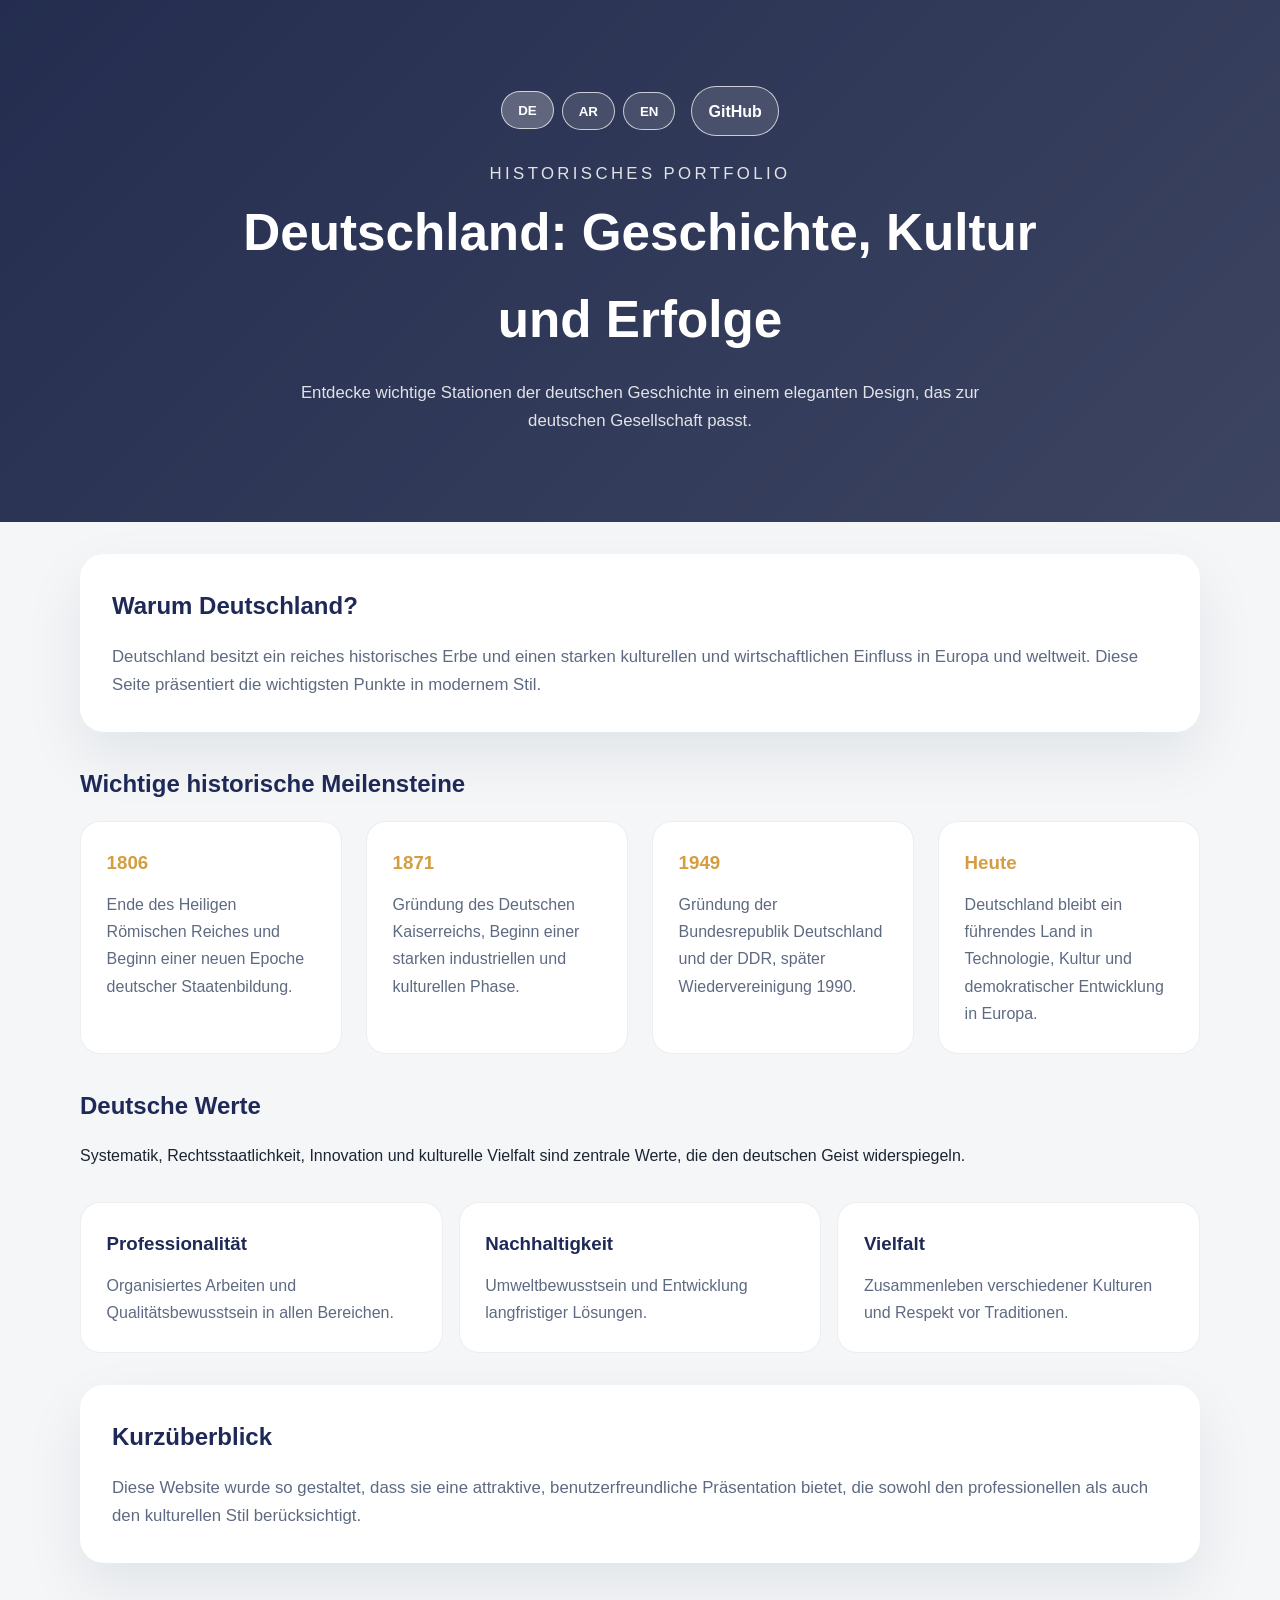
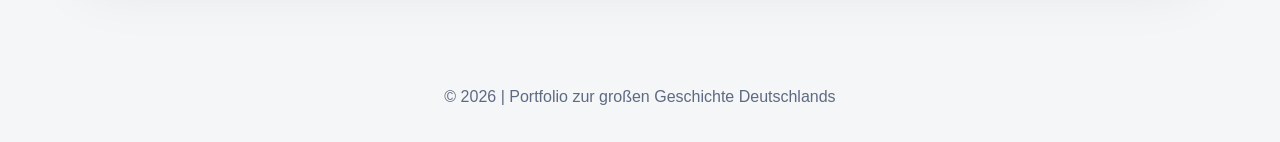
<file: index.html>
<!DOCTYPE html>
<html lang="de">
<head>
    <meta charset="UTF-8">
    <meta name="viewport" content="width=device-width, initial-scale=1.0">
    <title>Deutschlands große Geschichte</title>
    <link rel="stylesheet" href="styles.css">
</head>
<body>
    <header class="hero">
        <div class="hero-overlay"></div>
        <div class="hero-content">
            <div class="hero-top">
                <nav class="language-switcher" aria-label="Sprache wählen">
                    <button class="lang-btn active" data-lang="de">DE</button>
                    <button class="lang-btn" data-lang="ar">AR</button>
                    <button class="lang-btn" data-lang="en">EN</button>
                </nav>
                <a class="github-link" href="https://github.com/" target="_blank" rel="noopener noreferrer">GitHub</a>
            </div>
            <p class="eyebrow" data-i18n="eyebrow">Historisches Portfolio</p>
            <h1 data-i18n="heading">Deutschland: Geschichte, Kultur und Erfolge</h1>
            <p data-i18n="subheading">Entdecke wichtige Stationen der deutschen Geschichte in einem eleganten Design, das zur deutschen Gesellschaft passt.</p>
        </div>
    </header>

    <main class="container">
        <section class="intro-card">
            <h2 data-i18n="introTitle">Warum Deutschland?</h2>
            <p data-i18n="introText">Deutschland besitzt ein reiches historisches Erbe und einen starken kulturellen und wirtschaftlichen Einfluss in Europa und weltweit. Diese Seite präsentiert die wichtigsten Punkte in modernem Stil.</p>
        </section>

        <section class="timeline">
            <h2 data-i18n="timelineTitle">Wichtige historische Meilensteine</h2>
            <div class="timeline-grid">
                <article>
                    <h3>1806</h3>
                    <p data-i18n="milestone1">Ende des Heiligen Römischen Reiches und Beginn einer neuen Epoche deutscher Staatenbildung.</p>
                </article>
                <article>
                    <h3>1871</h3>
                    <p data-i18n="milestone2">Gründung des Deutschen Kaiserreichs, Beginn einer starken industriellen und kulturellen Phase.</p>
                </article>
                <article>
                    <h3>1949</h3>
                    <p data-i18n="milestone3">Gründung der Bundesrepublik Deutschland und der DDR, später Wiedervereinigung 1990.</p>
                </article>
                <article>
                    <h3 data-i18n="todayTitle">Heute</h3>
                    <p data-i18n="milestone4">Deutschland bleibt ein führendes Land in Technologie, Kultur und demokratischer Entwicklung in Europa.</p>
                </article>
            </div>
        </section>

        <section class="values">
            <div>
                <h2 data-i18n="valuesTitle">Deutsche Werte</h2>
                <p data-i18n="valuesText">Systematik, Rechtsstaatlichkeit, Innovation und kulturelle Vielfalt sind zentrale Werte, die den deutschen Geist widerspiegeln.</p>
            </div>
            <div class="value-list">
                <div class="value-item">
                    <h3 data-i18n="value1Title">Professionalität</h3>
                    <p data-i18n="value1Text">Organisiertes Arbeiten und Qualitätsbewusstsein in allen Bereichen.</p>
                </div>
                <div class="value-item">
                    <h3 data-i18n="value2Title">Nachhaltigkeit</h3>
                    <p data-i18n="value2Text">Umweltbewusstsein und Entwicklung langfristiger Lösungen.</p>
                </div>
                <div class="value-item">
                    <h3 data-i18n="value3Title">Vielfalt</h3>
                    <p data-i18n="value3Text">Zusammenleben verschiedener Kulturen und Respekt vor Traditionen.</p>
                </div>
            </div>
        </section>

        <section class="callout">
            <h2 data-i18n="calloutTitle">Kurzüberblick</h2>
            <p data-i18n="calloutText">Diese Website wurde so gestaltet, dass sie eine attraktive, benutzerfreundliche Präsentation bietet, die sowohl den professionellen als auch den kulturellen Stil berücksichtigt.</p>
        </section>
    </main>

    <footer>
        <p data-i18n="footerText">© 2026 | Portfolio zur großen Geschichte Deutschlands</p>
    </footer>
    <script src="script.js"></script>
</body>
</html>
</file>
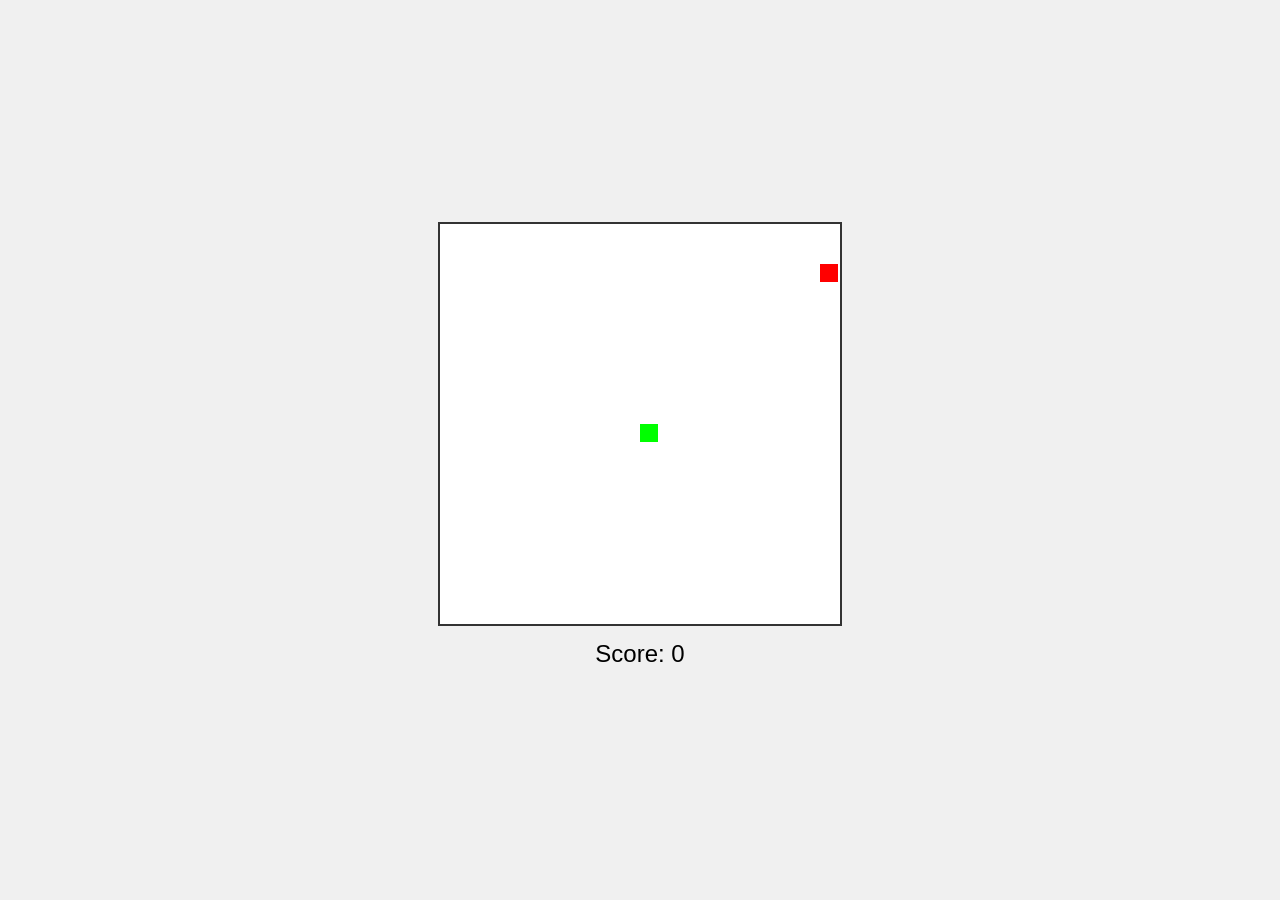
<file: Javascript/snake-game/index.html>
<!DOCTYPE html>
<html lang="en">
<head>
    <meta charset="UTF-8">
    <meta name="viewport" content="width=device-width, initial-scale=1.0">
    <title>Snake Game</title>
    <link rel="stylesheet" href="styles.css">
</head>
<body>
    <div id="game-container">
        <canvas id="game-canvas" width="400" height="400"></canvas>
        <div id="score">Score: 0</div>
        <div id="game-over" style="display: none;">
            <h2>Game Over!</h2>
            <button id="restart-btn">Restart</button>
        </div>
    </div>
    <script src="script.js"></script>
</body>
</html>
</file>
<file: styles.css>
:root {
    --bg: #f4f6f8;
    --surface: #ffffff;
    --primary: #1f2957;
    --accent: #d49d42;
    --text: #1c2433;
    --muted: #5e6a81;
}

* {
    box-sizing: border-box;
    margin: 0;
    padding: 0;
}

body {
    font-family: 'Segoe UI', Tahoma, Geneva, Verdana, sans-serif;
    background: var(--bg);
    color: var(--text);
    line-height: 1.7;
}

.hero {
    position: relative;
    min-height: 58vh;
    display: flex;
    align-items: center;
    justify-content: center;
    text-align: center;
    padding: 2rem 1.5rem;
    background: linear-gradient(135deg, rgba(31,41,87,0.92), rgba(31,41,87,0.75)), url('https://images.unsplash.com/photo-1508051123996-69f8caf4891d?auto=format&fit=crop&w=1600&q=80') center/cover no-repeat;
    color: #fff;
}

.hero-overlay {
    position: absolute;
    inset: 0;
    background: rgba(15, 23, 42, 0.35);
}

.hero-content {
    position: relative;
    max-width: 900px;
    z-index: 1;
}

.hero-top {
    display: flex;
    flex-wrap: wrap;
    justify-content: center;
    gap: 1rem;
    align-items: center;
    margin-bottom: 1.5rem;
}

.language-switcher {
    display: inline-flex;
    gap: 0.5rem;
    flex-wrap: wrap;
    justify-content: center;
}

.lang-btn {
    border: 1px solid rgba(255,255,255,0.72);
    background: rgba(255,255,255,0.12);
    color: #fff;
    padding: 0.65rem 1rem;
    border-radius: 999px;
    cursor: pointer;
    transition: background 0.25s ease, transform 0.2s ease;
    font-weight: 600;
}

.lang-btn:hover,
.lang-btn.active {
    background: rgba(255,255,255,0.24);
    transform: translateY(-1px);
}

.github-link {
    display: inline-flex;
    align-items: center;
    justify-content: center;
    color: #fff;
    border: 1px solid rgba(255,255,255,0.72);
    background: rgba(255,255,255,0.12);
    padding: 0.65rem 1rem;
    border-radius: 999px;
    text-decoration: none;
    font-weight: 600;
    transition: background 0.25s ease, transform 0.2s ease;
}

.github-link:hover {
    background: rgba(255,255,255,0.24);
    transform: translateY(-1px);
}

.eyebrow {
    letter-spacing: 0.2em;
    text-transform: uppercase;
    margin-bottom: 1rem;
    color: rgba(255,255,255,0.85);
}

.hero h1 {
    font-size: clamp(2.4rem, 4vw, 4rem);
    margin-bottom: 1rem;
}

.hero p {
    max-width: 680px;
    margin: 0 auto;
    color: rgba(255,255,255,0.86);
    font-size: 1.05rem;
}

.container {
    width: min(1120px, calc(100% - 2rem));
    margin: 0 auto;
    padding: 2rem 0 4rem;
}

.intro-card,
.callout {
    background: var(--surface);
    border-radius: 24px;
    padding: 2rem;
    box-shadow: 0 24px 60px rgba(16, 24, 40, 0.08);
    margin-bottom: 2rem;
}

.intro-card h2,
.timeline h2,
.values h2,
.callout h2 {
    color: var(--primary);
    margin-bottom: 1rem;
}

.intro-card p,
.callout p {
    color: var(--muted);
    font-size: 1.05rem;
}

.timeline {
    margin-bottom: 2rem;
}

.timeline-grid {
    display: grid;
    gap: 1.5rem;
    grid-template-columns: repeat(auto-fit, minmax(220px, 1fr));
}

.timeline-grid article {
    background: rgba(255,255,255,0.96);
    border: 1px solid rgba(31,41,87,0.08);
    border-radius: 20px;
    padding: 1.6rem;
    transition: transform 0.25s ease, box-shadow 0.25s ease;
}

.timeline-grid article:hover {
    transform: translateY(-6px);
    box-shadow: 0 18px 40px rgba(31,41,87,0.12);
}

.timeline-grid h3 {
    margin-bottom: 0.75rem;
    color: var(--accent);
}

.timeline-grid p {
    color: var(--muted);
}

.values {
    display: grid;
    gap: 2rem;
    margin-bottom: 2rem;
}

.value-list {
    display: grid;
    gap: 1rem;
    grid-template-columns: repeat(auto-fit, minmax(210px, 1fr));
}

.value-item {
    background: var(--surface);
    border-radius: 20px;
    padding: 1.6rem;
    border: 1px solid rgba(31,41,87,0.08);
}

.value-item h3 {
    margin-bottom: 0.75rem;
    color: var(--primary);
}

.value-item p {
    color: var(--muted);
}

footer {
    text-align: center;
    color: var(--muted);
    padding: 1.5rem 0 2rem;
}

@media (max-width: 640px) {
    .hero {
        min-height: 50vh;
        padding: 2rem 1rem;
    }

    .hero h1 {
        font-size: 2.4rem;
    }
}
</file>
<file: Javascript/snake-game/styles.css>
body {
    display: flex;
    justify-content: center;
    align-items: center;
    height: 100vh;
    margin: 0;
    background-color: #f0f0f0;
    font-family: Arial, sans-serif;
}

#game-container {
    text-align: center;
}

#game-canvas {
    border: 2px solid #333;
    background-color: #fff;
}

#score {
    font-size: 24px;
    margin: 10px 0;
}

#game-over {
    position: absolute;
    top: 50%;
    left: 50%;
    transform: translate(-50%, -50%);
    background-color: rgba(0, 0, 0, 0.8);
    color: white;
    padding: 20px;
    border-radius: 10px;
}

#restart-btn {
    padding: 10px 20px;
    font-size: 16px;
    cursor: pointer;
}
</file>
